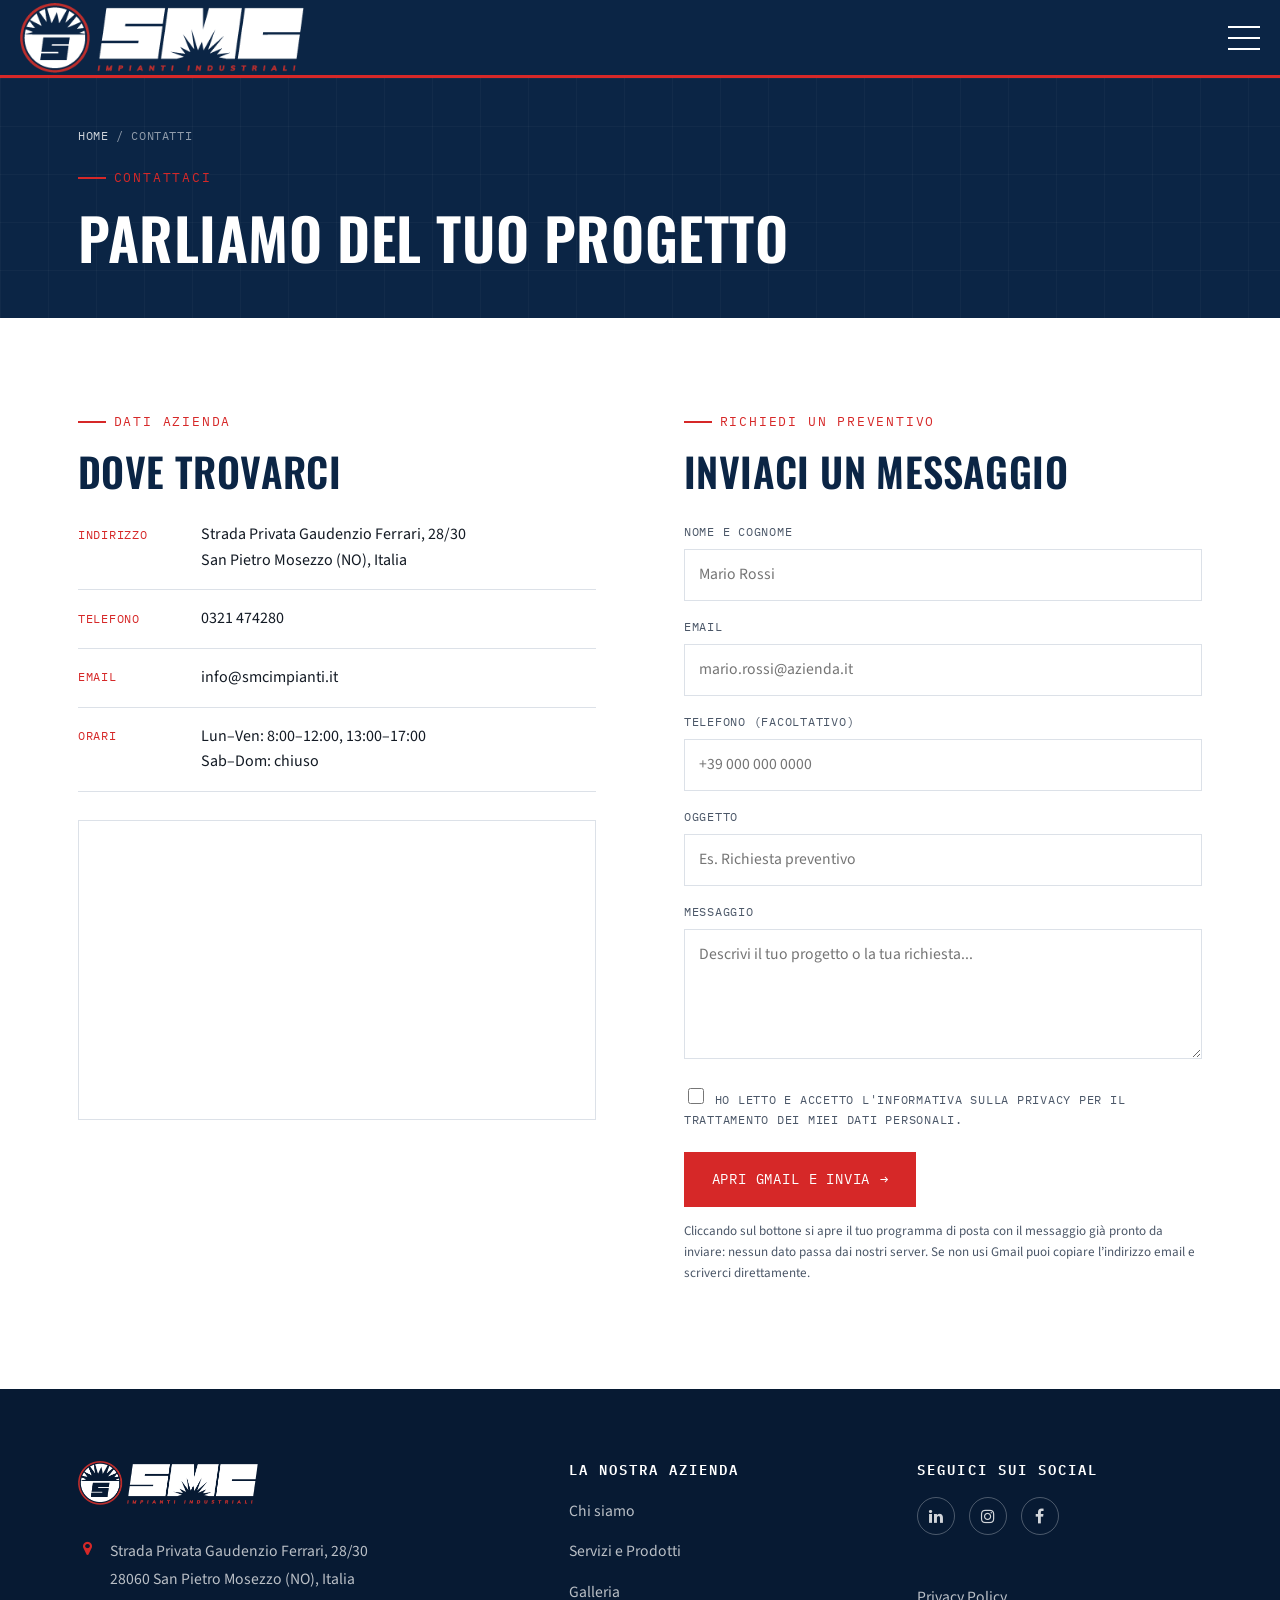
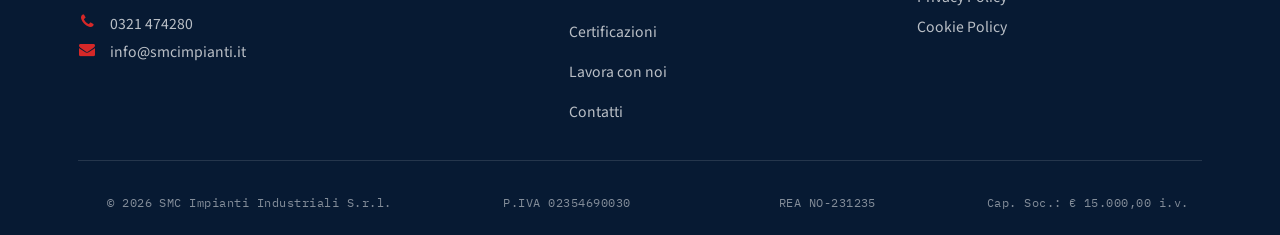
<file: contatti.html>
<!doctype html>
<html lang="it">
  <head>
    <meta charset="UTF-8" />
    <meta name="viewport" content="width=device-width, initial-scale=1.0" />
    <title data-en="Contact — SMC Impianti" data-it="Contatti — SMC Impianti">
      Contatti — SMC Impianti
    </title>
    <meta
      name="description"
      content="Contatta SMC Impianti per un preventivo o informazioni sui nostri servizi di saldatura e impiantistica."
    />
    <link rel="preconnect" href="https://fonts.googleapis.com" />
    <link
      href="https://fonts.googleapis.com/css2?family=Oswald:wght@500;600;700&amp;family=Source+Sans+3:wght@400;500;600&amp;family=IBM+Plex+Mono:wght@400;500&amp;display=swap"
      rel="stylesheet"
    />
    <link
      rel="stylesheet"
      href="https://cdnjs.cloudflare.com/ajax/libs/font-awesome/4.7.0/css/font-awesome.min.css"
    />
    <link rel="stylesheet" href="style.css" />
  </head>
  <body>
    <!-- ============================= HEADER ============================= -->
    <header class="site-header">
      <div class="container">
        <a href="index.html" class="logo">
          <img
            src="logo-smc.png"
            alt="Logo SMC Impianti"
            data-en-alt="SMC Impianti logo"
            onerror="this.style.display = 'none'"
          />
          <!--<span>
            <strong>SMC</strong> <span class="logo-accent">Impianti</span>
            <span class="logo-sub" data-en="Welding &amp; Industrial Plants"
              >Saldatura &amp; Impiantistica Industriale</span
            >
          </span>-->
        </a>

        <nav class="main-nav" id="main-nav">
          <ul class="nav-list">
            <li><a href="index.html" data-en="Home">Home</a></li>
            <li><a href="chi-siamo.html" data-en="About us">Chi siamo</a></li>
            <li>
              <a href="servizi.html" data-en="Services and Products"
                >Servizi e Prodotti</a
              >
            </li>
            <li><a href="galleria.html" data-en="Gallery">Galleria</a></li>
            <li>
              <a href="certificazioni.html" data-en="Certifications"
                >Certificazioni</a
              >
            </li>
            <li>
              <a href="lavora-con-noi.html" data-en="Work with us"
                >Lavora con noi</a
              >
            </li>
            <li>
              <a href="contatti.html" aria-current="page" data-en="Contact"
                >Contatti</a
              >
            </li>
          </ul>
          <div
            class="lang-switch"
            role="group"
            aria-label="Selettore lingua / Language selector"
          >
            <button
              type="button"
              data-lang-btn="it"
              class="is-active lang-flag"
              aria-label="Italiano"
              title="Italiano"
            >
              <img src="flag-it.png" alt="" aria-hidden="true" />
            </button>

            <button
              type="button"
              data-lang-btn="en"
              class="lang-flag"
              aria-label="English"
              title="English"
            >
              <img src="flag-en.png" alt="" aria-hidden="true" />
            </button>
          </div>
        </nav>

        <button
          class="hamburger"
          aria-label="Apri menu"
          aria-expanded="false"
          aria-controls="main-nav"
        >
          <span></span><span></span><span></span>
        </button>
      </div>
    </header>

    <main>
      <!-- =========================== PAGE HERO =========================== -->
      <section class="page-hero">
        <div class="hero__grid" aria-hidden="true"></div>
        <div class="container">
          <div class="breadcrumb">
            <a href="index.html" data-en="Home">Home</a> /
            <span data-en="Contact">Contatti</span>
          </div>
          <div class="eyebrow" data-en="Get in touch">Contattaci</div>
          <h1 data-en="Let's talk about your project">
            Parliamo del tuo progetto
          </h1>
        </div>
      </section>

      <!-- =========================== CONTATTI =========================== -->
      <section class="section">
        <div class="container">
          <div class="intro-block" style="align-items: start">
            <!-- Informazioni di contatto -->
            <div class="reveal">
              <div class="eyebrow" data-en="Company details">Dati azienda</div>
              <h2 data-en="Where to find us">Dove trovarci</h2>
              <ul class="contact-info-list">
                <li>
                  <span class="label" data-en="Address">Indirizzo</span>
                  <span
                    >Strada Privata Gaudenzio Ferrari, 28/30<br />San Pietro
                    Mosezzo (NO), Italia</span
                  >
                </li>
                <li>
                  <span class="label" data-en="Phone">Telefono</span>
                  <span><a href="tel:+390321474280">0321 474280</a></span>
                </li>
                <li>
                  <span class="label" data-en="Email">Email</span>
                  <span>info@smcimpianti.it</span>
                </li>
                <li>
                  <span class="label" data-en="Hours">Orari</span>
                  <span
                    data-en="Mon–Fri: 8:00–12:00, 13:00–17:00&lt;br&gt;Sat–Sun: closed"
                    >Lun–Ven: 8:00–12:00, 13:00–17:00<br />Sab–Dom: chiuso</span
                  >
                </li>
              </ul>

              <div class="map-placeholder reveal" style="margin-top: 1.75rem">
                <!-- Mappa centrata sulla sede reale (coordinate fornite dal cliente) -->
                <iframe
                  title="Mappa sede SMC Impianti"
                  data-en-title="SMC Impianti location map"
                  src="https://www.google.com/maps?q=45.49031612801249,8.5648631932531&output=embed"
                  loading="lazy"
                  referrerpolicy="no-referrer-when-downgrade"
                >
                </iframe>
              </div>
            </div>

            <!-- Form di contatto -->
            <div class="reveal">
              <div class="eyebrow" data-en="Request a quote">
                Richiedi un preventivo
              </div>
              <h2 data-en="Send us a message">Inviaci un messaggio</h2>
              <form id="contact-form" novalidate>
                <div class="form-grid">
                  <div class="field">
                    <label for="name" data-en="Full name">Nome e cognome</label>
                    <input
                      type="text"
                      id="name"
                      name="name"
                      required
                      placeholder="Mario Rossi"
                      data-en-placeholder="John Smith"
                    />
                  </div>
                  <div class="field">
                    <label for="email">Email</label>
                    <input
                      type="email"
                      id="email"
                      name="email"
                      required
                      placeholder="mario.rossi@azienda.it"
                      data-en-placeholder="john.smith@company.com"
                    />
                  </div>
                  <div class="field">
                    <label for="phone" data-en="Phone (optional)"
                      >Telefono (facoltativo)</label
                    >
                    <input
                      type="tel"
                      id="phone"
                      name="phone"
                      placeholder="+39 000 000 0000"
                      data-en-placeholder="+1 000 000 0000"
                    />
                  </div>
                  <div class="field">
                    <label for="subject" data-en="Subject">Oggetto</label>
                    <input
                      type="text"
                      id="subject"
                      name="subject"
                      placeholder="Es. Richiesta preventivo"
                      data-en-placeholder="E.g. Quotation request"
                    />
                  </div>
                  <div class="field full">
                    <label for="message" data-en="Message">Messaggio</label>
                    <textarea
                      id="message"
                      name="message"
                      required
                      placeholder="Descrivi il tuo progetto o la tua richiesta..."
                      data-en-placeholder="Describe your project or your request..."
                    ></textarea>
                  </div>
                  <div class="field full">
                    <label class="checkbox-field">
                      <input
                        type="checkbox"
                        id="privacy"
                        name="privacy"
                        required
                      />
                      <span
                        data-en="I have read and accept the Privacy Policy for the processing of my personal data."
                        >Ho letto e accetto l'Informativa sulla Privacy per il
                        trattamento dei miei dati personali.</span
                      >
                    </label>
                  </div>
                  <div class="field full">
                    <button
                      type="submit"
                      class="btn btn--primary"
                      data-en="Open gmail &amp; send"
                    >
                      Apri gmail e invia
                    </button>
                    <p
                      style="
                        margin-top: 0.9rem;
                        font-size: 0.82rem;
                        color: var(--color-ink-soft);
                      "
                      data-en="Clicking the button opens your email app with the message ready to send — no data passes through our servers. If you don't use Gmail, you can copy the email address and write to us directly."
                    >
                      Cliccando sul bottone si apre il tuo programma di posta
                      con il messaggio già pronto da inviare: nessun dato passa
                      dai nostri server. Se non usi Gmail puoi copiare
                      l’indirizzo email e scriverci direttamente.
                    </p>
                    <p
                      class="form-feedback"
                      style="margin-top: 0.6rem; font-size: 0.9rem"
                      aria-live="polite"
                    ></p>
                  </div>
                </div>
              </form>
            </div>
          </div>
        </div>
      </section>
    </main>

    <button
      class="scroll-top"
      type="button"
      aria-label="Torna all'inizio pagina"
    >
      <!-- freccia verso l'alto in SVG, bianca -->
      <svg
        viewBox="0 0 24 24"
        width="20"
        height="20"
        fill="none"
        stroke="currentColor"
        stroke-width="2"
      >
        <path d="M12 5l-6 6h4v8h4v-8h4l-6-6z" />
      </svg>
    </button>

    <!-- ============================= FOOTER ============================= -->
    <footer class="site-footer">
      <div class="site-footer__overlay"></div>

      <div class="container site-footer__inner">
        <div class="footer-grid">
          <div class="footer-col footer-col--brand">
            <div class="footer-brand-logo">
              <img
                src="logo-smc.png"
                alt="Logo SMC Impianti"
                data-en-alt="SMC Impianti logo"
                onerror="this.style.display = 'none'"
              />
            </div>

            <div class="footer-contact-list">
              <div class="footer-contact-item">
                <span class="footer-contact-icon" aria-hidden="true">
                  <i class="fa fa-map-marker"></i>
                </span>
                <a
                  href="https://www.google.com/maps/dir/?api=1&destination=Strada+Privata+Gaudenzio+Ferrari+28/30+28060+San+Pietro+Mosezzo+NO+Italia"
                  target="_blank"
                  rel="noopener noreferrer"
                  class="footer-address-link"
                >
                  Strada Privata Gaudenzio Ferrari, 28/30<br />
                  28060 San Pietro Mosezzo (NO), Italia
                </a>
              </div>

              <div class="footer-contact-item">
                <span class="footer-contact-icon" aria-hidden="true">
                  <i class="fa fa-phone"></i>
                </span>
                <a href="tel:+390321474280">0321 474280</a>
              </div>

              <div class="footer-contact-item">
                <span class="footer-contact-icon" aria-hidden="true">
                  <i class="fa fa-envelope"></i>
                </span>
                <a href="mailto:info@smcimpianti.it">info@smcimpianti.it</a>
              </div>
            </div>
          </div>

          <div class="footer-col">
            <h4 data-en="Company">La nostra azienda</h4>
            <ul class="footer-links">
              <li><a href="chi-siamo.html" data-en="About us">Chi siamo</a></li>
              <li>
                <a href="servizi.html" data-en="Services and Products">
                  Servizi e Prodotti
                </a>
              </li>
              <li><a href="galleria.html" data-en="Gallery">Galleria</a></li>
              <li>
                <a href="certificazioni.html" data-en="Certifications">
                  Certificazioni
                </a>
              </li>
              <li>
                <a href="lavora-con-noi.html" data-en="Work with us"
                  >Lavora con noi</a
                >
              </li>
              <li><a href="contatti.html" data-en="Contact">Contatti</a></li>
            </ul>
          </div>

          <div class="footer-col">
            <h4 data-en="Follow us">Seguici sui social</h4>

            <div class="footer-social-icons">
              <a
                href="https://www.linkedin.com/company/s-m-c-impianti-s-r-l/"
                target="_blank"
                rel="noopener noreferrer"
                aria-label="LinkedIn"
              >
                <i class="fa fa-linkedin"></i>
              </a>
              <a
                href="https://www.instagram.com/smcimpiantisrl/"
                target="_blank"
                rel="noopener noreferrer"
                aria-label="Instagram"
              >
                <i class="fa fa-instagram"></i>
              </a>
              <a
                href="https://www.facebook.com/profile.php?id=100063464020242&locale=it_IT"
                target="_blank"
                rel="noopener noreferrer"
                aria-label="Facebook"
              >
                <i class="fa fa-facebook"></i>
              </a>
            </div>

            <div class="footer-legal-links">
              <a href="#" data-en="Privacy Policy">Privacy Policy</a>
              <a href="#" data-en="Cookie Policy">Cookie Policy</a>
            </div>
          </div>
        </div>

        <div class="footer-bottom">
          <div class="footer-bottom-grid">
            <div class="footer-bottom-item">
              <span data-en="&copy; 2026 SMC Impianti Industriali S.r.l.">
                &copy; 2026 SMC Impianti Industriali S.r.l.
              </span>
            </div>

            <div class="footer-bottom-item">
              <span data-en="VAT 02354690030">P.IVA 02354690030</span>
            </div>

            <div class="footer-bottom-item">
              <span>REA NO-231235</span>
            </div>

            <div class="footer-bottom-item">
              <span data-en="Share capital: € 15,000.00 fully paid">
                Cap. Soc.: € 15.000,00 i.v.
              </span>
            </div>
          </div>
        </div>
      </div>
    </footer>

    <script src="script.js"></script>
  </body>
</html>
</file>
<file: style.css>
/* ==========================================================================
   SMC IMPIANTI — STYLESHEET
   Indice:
   1. Reset / Base
   2. Design tokens (colori, tipografia, spaziature)
   3. Layout generale
   4. Tipografia
   5. Header & Menu
   6. Footer
   7. Componenti (bottoni, card, badge, form)
   8. Hero
   9. Pagine specifiche
   10. Animazioni on-scroll
   11. Responsive
   ========================================================================== */

/* --------------------------------------------------------------------
   1. RESET / BASE
   -------------------------------------------------------------------- */
*,
*::before,
*::after {
  box-sizing: border-box;
}

html {
  scroll-behavior: smooth;
}

body,
h1,
h2,
h3,
h4,
p,
ul,
ol,
figure {
  margin: 0;
}

ul,
ol {
  padding: 0;
  list-style: none;
}

img {
  max-width: 100%;
  display: block;
}

a {
  color: inherit;
  text-decoration: none;
}

button,
input,
textarea {
  font: inherit;
  color: inherit;
}

/* --------------------------------------------------------------------
   2. DESIGN TOKENS
   -------------------------------------------------------------------- */
:root {
  /* Colori — blu dominante, rosso per accenti/CTA, bianco per fondi puliti */
  --color-navy: #0b2545; /* blu primario — header, footer, titoli */
  --color-navy-deep: #071a33; /* blu più scuro — gradient / hover header */
  --color-steel: #234875; /* blu secondario — dettagli, bordi */
  --color-red: #d62828; /* rosso accento — CTA, evidenze */
  --color-red-dark: #a81e1e; /* rosso hover */
  --color-white: #ffffff;
  --color-offwhite: #f3f5f8; /* fondo sezioni alternate */
  --color-ink: #131a24; /* testo principale */
  --color-ink-soft: #4b5768; /* testo secondario */
  --color-line: #dce1e8; /* linee divisorie */

  /* Tipografia */
  --font-display: "Oswald", "Arial Narrow", sans-serif;
  --font-body: "Source Sans 3", "Segoe UI", sans-serif;
  --font-mono: "IBM Plex Mono", "Courier New", monospace;

  /* Spaziature */
  --space-xs: 0.5rem;
  --space-sm: 1rem;
  --space-md: 1.75rem;
  --space-lg: 3rem;
  --space-xl: 5.5rem;

  --container-w: 1180px;
  --radius: 2px;
  --transition: 220ms ease;
}

/* --------------------------------------------------------------------
   3. LAYOUT GENERALE
   -------------------------------------------------------------------- */
body {
  font-family: var(--font-body);
  font-size: 16px;
  line-height: 1.6;
  color: var(--color-ink);
  background: var(--color-white);
  overflow-x: hidden;
}

.container {
  width: 100%;
  max-width: var(--container-w);
  margin-inline: auto;
  padding-inline: var(--space-md);
}

.section {
  padding-block: var(--space-xl);
}

.section--alt {
  background: var(--color-offwhite);
}

.section-head {
  margin-bottom: var(--space-lg);
}

.section-head--center {
  margin-inline: auto;
  text-align: center;
}

/* Eyebrow: piccola etichetta tecnica sopra i titoli, in mono con riga rossa */
.eyebrow {
  display: inline-flex;
  align-items: center;
  gap: 0.6em;
  font-family: var(--font-mono);
  font-size: 0.8rem;
  letter-spacing: 0.14em;
  text-transform: uppercase;
  color: var(--color-red);
  margin-bottom: var(--space-sm);
}

.eyebrow::before {
  content: "";
  width: 28px;
  height: 2px;
  background: var(--color-red);
  display: inline-block;
}

.reveal p {
  margin-top: var(--space-sm);
  margin-bottom: var(--space-sm);
}

/* --------------------------------------------------------------------
   4. TIPOGRAFIA
   -------------------------------------------------------------------- */
h1,
h2,
h3,
h4 {
  font-family: var(--font-display);
  font-weight: 600;
  text-transform: uppercase;
  letter-spacing: 0.01em;
  color: var(--color-navy);
  line-height: 1.15;
}

h1 {
  font-size: clamp(2.2rem, 5vw, 3.6rem);
}
h2 {
  font-size: clamp(1.7rem, 3.4vw, 2.5rem);
}
h3 {
  font-size: 1.3rem;
}
h4 {
  font-size: 1.05rem;
}

p {
  color: var(--color-ink-soft);
}

.lead {
  font-size: 1.15rem;
  color: var(--color-ink-soft);
  max-width: 60ch;
}

/* --------------------------------------------------------------------
   5. HEADER & MENU
   -------------------------------------------------------------------- */
.site-header {
  position: sticky;
  top: 0;
  z-index: 100;
  background: var(--color-navy);
  border-bottom: 3px solid var(--color-red);
}

.site-header .container {
  display: flex;
  align-items: center;
  justify-content: space-between;
  height: 75px;
  width: 100%;
  max-width: none;
  padding-left: 20px;
  padding-right: 20px;
}

.logo {
  display: flex;
  align-items: center;
  gap: 0.6rem;
  font-family: var(--font-display);
  font-size: 1.4rem;
  letter-spacing: 0.03em;
  color: var(--color-white);
  text-transform: uppercase;
}

.logo img {
  height: 70px;
  width: auto;
}

.logo .logo-sub {
  display: block;
  font-family: var(--font-mono);
  font-size: 0.62rem;
  letter-spacing: 0.16em;
  color: var(--color-red);
  text-transform: uppercase;
  margin-top: 2px;
}

.logo strong {
  color: var(--color-white);
  font-weight: 700;
}
.logo span.logo-accent {
  color: var(--color-red);
}

.main-nav {
  display: flex;
  align-items: center;
  gap: var(--space-lg);
}

.nav-list {
  display: flex;
  gap: var(--space-md);
}

.nav-list a {
  font-family: var(--font-mono);
  font-size: 0.9rem;
  letter-spacing: 0.08em;
  text-transform: uppercase;
  color: rgba(255, 255, 255, 0.82);
  padding-block: 0.4rem;
  position: relative;
  transition: color var(--transition);
}

.nav-list a::after {
  content: "";
  position: absolute;
  left: 0;
  right: 0;
  bottom: -3px;
  height: 2px;
  background: var(--color-red);
  transform: scaleX(0);
  transform-origin: left;
  transition: transform var(--transition);
}

.nav-list a:hover,
.nav-list a[aria-current="page"] {
  color: var(--color-red);
}

.nav-list a:hover::after,
.nav-list a[aria-current="page"]::after {
  transform: scaleX(1);
}

/* Switch lingua */
.lang-switch {
  display: flex;
  align-items: center;
  gap: 0.35rem;
  font-family: var(--font-mono);
  font-size: 0.8rem;
  letter-spacing: 0.05em;
}

.lang-switch button {
  width: 42px;
  height: 34px;
  display: inline-flex;
  align-items: center;
  justify-content: center;
  padding: 0;
  background: transparent;
  border: 1px solid rgba(255, 255, 255, 0.3);
  color: rgba(255, 255, 255, 0.7);
  cursor: pointer;
  overflow: hidden;
  transition: all var(--transition);
}

.lang-switch button img {
  width: 22px;
  height: 16px;
  object-fit: cover;
  display: block;
  max-width: none;
  border-radius: 2px;
}

.lang-switch button.is-active {
  background: var(--color-red);
  border-color: var(--color-red);
  color: var(--color-white);
}

.lang-switch button:hover:not(.is-active) {
  border-color: var(--color-white);
  color: var(--color-white);
}

/* Hamburger (mobile) */
.hamburger {
  display: none;
  width: 32px;
  height: 24px;
  position: relative;
  background: none;
  border: none;
  cursor: pointer;
}

.hamburger span {
  position: absolute;
  left: 0;
  width: 100%;
  height: 2px;
  background: var(--color-white);
  transition:
    transform var(--transition),
    opacity var(--transition);
}

.hamburger span:nth-child(1) {
  top: 0;
}
.hamburger span:nth-child(2) {
  top: 11px;
}
.hamburger span:nth-child(3) {
  top: 22px;
}

.hamburger[aria-expanded="true"] span:nth-child(1) {
  transform: translateY(11px) rotate(45deg);
}
.hamburger[aria-expanded="true"] span:nth-child(2) {
  opacity: 0;
}
.hamburger[aria-expanded="true"] span:nth-child(3) {
  transform: translateY(-11px) rotate(-45deg);
}

/* --------------------------------------------------------------------
   6. FOOTER
   -------------------------------------------------------------------- */
.site-footer {
  background: var(--color-navy-deep);
  color: rgba(255, 255, 255, 0.75);
}

.site-footer__overlay {
  position: absolute;
  inset: 0;
  pointer-events: none;
}

.site-footer__inner {
  position: relative;
  z-index: 1;
  padding-top: 4.5rem;
  padding-bottom: 1.4rem;
}

.footer-grid {
  display: grid;
  grid-template-columns: 1.5fr 1fr 1fr;
  gap: 4rem;
  padding-bottom: 2rem;
  border-bottom: 1px solid rgba(255, 255, 255, 0.12);
  text-align: left;
}

.footer-col h4 {
  margin-bottom: 1.25rem;
  color: #ffffff;
  font-family: var(--font-mono);
  font-size: 0.9rem;
  letter-spacing: 0.14em;
  text-transform: uppercase;
}

.footer-col p,
.footer-col address,
.footer-col a,
.footer-col li {
  font-size: 0.98rem;
  line-height: 1.9;
  color: rgba(255, 255, 255, 0.72);
  font-style: normal;
}

.footer-col a {
  transition: color var(--transition);
}

.footer-col a:hover {
  color: var(--color-red);
}

.footer-contact-list {
  display: flex;
  flex-direction: column;
  gap: 0;
}

.footer-contact-item + .footer-contact-item {
  margin-top: 0;
}

.footer-contact-item:nth-child(2) {
  margin-top: 1rem;
}

.footer-contact-item {
  display: flex;
  align-items: flex-start;
  gap: 0.9rem;
}

.footer-contact-icon {
  width: 18px;
  min-width: 18px;
  display: inline-flex;
  align-items: center;
  justify-content: center;
  color: var(--color-red);
  font-size: 1rem;
  line-height: 1;
  margin-top: 0.2rem;
}

.footer-contact-item address,
.footer-contact-item a {
  margin: 0;
  font-size: 0.98rem;
  line-height: 1.8;
  color: rgba(255, 255, 255, 0.72);
  font-style: normal;
}

.footer-contact-item a:hover {
  color: var(--color-red);
}

.footer-brand-logo {
  margin-bottom: 2rem;
}

.footer-brand-logo img {
  width: 180px;
  max-width: 100%;
  height: auto;
  display: block;
}

.footer-mini-title {
  display: inline-block;
  margin-bottom: 0.5rem;
  font-family: var(--font-mono);
  font-size: 0.8rem;
  letter-spacing: 0.12em;
  text-transform: uppercase;
  color: rgba(255, 255, 255, 0.88);
}

.footer-links {
  display: flex;
  flex-direction: column;
  gap: 0.65rem;
}

.footer-social-icons {
  display: flex;
  align-items: center;
  gap: 0.85rem;
  margin-bottom: 3rem;
}

.footer-social-icons a {
  display: inline-flex;
  align-items: center;
  justify-content: center;
  width: 38px;
  height: 38px;
  border: 1px solid rgba(255, 255, 255, 0.28);
  border-radius: 50%;
  color: rgba(255, 255, 255, 0.82);
  font-size: 1rem;
  transition:
    border-color var(--transition),
    color var(--transition),
    transform var(--transition),
    background var(--transition);
}

.footer-social-icons a:hover {
  border-color: var(--color-red);
  color: #ffffff;
  background: rgba(214, 40, 40, 0.16);
  transform: translateY(-2px);
}

.footer-legal-links {
  display: flex;
  flex-direction: column;
}

.footer-bottom {
  padding-top: 2rem;
}

.footer-bottom-grid {
  display: grid;
  grid-template-columns: 1.5fr 1fr 1fr 1fr;
  gap: 1rem 2rem;
  align-items: center;
  font-family: var(--font-mono);
  font-size: 0.76rem;
  letter-spacing: 0.04em;
  color: rgba(255, 255, 255, 0.5);
}

.footer-bottom-item {
  text-align: center;
}

@media (max-width: 1024px) {
  .footer-grid {
    grid-template-columns: 1fr 1fr;
    gap: 2.5rem;
  }

  .footer-col--brand {
    grid-column: 1 / -1;
    text-align: center;
    justify-self: center;
    max-width: 520px;
  }

  .footer-col--brand .footer-brand-logo {
    display: flex;
    justify-content: center;
    margin-bottom: 1rem;
  }

  .footer-col--brand .footer-contact-list {
    align-items: center;
  }

  .footer-col--brand .footer-contact-item {
    justify-content: center;
    text-align: left;
  }

  .footer-col--brand p,
  .footer-col--brand address,
  .footer-col--brand a {
    text-align: center;
  }

  .footer-col:not(.footer-col--brand) {
    text-align: center;
  }

  .footer-links,
  .footer-legal-links,
  .footer-social-icons {
    align-items: center;
    justify-content: center;
  }

  .footer-links {
    gap: 0.4rem;
  }

  .footer-social-icons {
    margin-bottom: 1.5rem;
  }
}

@media (max-width: 640px) {
  .site-footer__inner {
    padding-top: 3rem;
  }

  .footer-grid {
    grid-template-columns: 1fr;
    gap: 2rem;
    padding-bottom: 2rem;
  }
}

@media (max-width: 1100px) {
  .footer-bottom-grid {
    grid-template-columns: repeat(3, 1fr);
    gap: 0.3rem 0rem;
  }

  .footer-bottom-item:first-child {
    grid-column: 1 / -1;
  }
}

@media (max-width: 690px) {
  .footer-bottom-grid {
    grid-template-columns: 1fr;
    gap: 0.3rem 0rem;
  }
}

/* --------------------------------------------------------------------
   7. COMPONENTI
   -------------------------------------------------------------------- */

/* Bottoni */
.btn {
  display: inline-flex;
  align-items: center;
  gap: 0.6rem;
  font-family: var(--font-mono);
  font-size: 0.85rem;
  letter-spacing: 0.06em;
  text-transform: uppercase;
  padding: 0.9rem 1.6rem;
  border: 2px solid transparent;
  cursor: pointer;
  transition: all var(--transition);
}

.btn--primary {
  background: var(--color-red);
  color: var(--color-white);
  border-color: var(--color-red);
}
.btn--primary:hover {
  background: var(--color-red-dark);
  border-color: var(--color-red-dark);
}

.btn--outline {
  background: transparent;
  color: var(--color-white);
  border-color: rgba(255, 255, 255, 0.55);
}
.btn--outline:hover {
  border-color: var(--color-white);
  background: rgba(255, 255, 255, 0.08);
}

.btn--outline-navy {
  background: transparent;
  color: var(--color-navy);
  border-color: var(--color-navy);
}
.btn--outline-navy:hover {
  background: var(--color-navy);
  color: var(--color-white);
}

.btn::after {
  content: "→";
  transition: transform var(--transition);
}
.btn:hover::after {
  transform: translateX(3px);
}

/* Motivo "corner bracket" — elemento firma del sito, ispirato ai crocini
   di riferimento dei disegni tecnici / delle maschere di saldatura */
.bracket-frame {
  position: relative;
  padding: 10px;
}

.bracket-frame::before,
.bracket-frame::after,
.bracket-frame .bracket-tr,
.bracket-frame .bracket-br {
  content: "";
  position: absolute;
  width: 22px;
  height: 22px;
  border: 2px solid var(--color-red);
}

.bracket-frame::before {
  top: 0;
  left: 0;
  border-right: none;
  border-bottom: none;
}
.bracket-frame::after {
  bottom: 0;
  right: 0;
  border-left: none;
  border-top: none;
}

.bracket-frame .bracket-tr {
  top: 0;
  right: 0;
  border-left: none;
  border-bottom: none;
}
.bracket-frame .bracket-br {
  bottom: 0;
  left: 0;
  border-right: none;
  border-top: none;
}

.bracket-frame img {
  width: 100%;
  height: 100%;
  object-fit: cover;
}

/* Card generiche (servizi, valori, certificazioni) */
.card-grid {
  display: grid;
  grid-template-columns: repeat(4, 1fr);
  gap: var(--space-md);
}
.card-grid > .reveal {
  height: 100%;
}

.services-grid {
  display: grid;
  grid-template-columns: repeat(3, 1fr);
  gap: var(--space-md);
}

.card {
  background: var(--color-white);
  border: 1px solid var(--color-line);
  padding: var(--space-md);
  height: 100%;
  transition:
    /* transform var(--transition),
    border-color var(--transition); */
    transform 220ms ease,
    border-color 220ms ease,
    box-shadow 220ms ease,
    background-color 220ms ease;
  box-shadow: 0 0 0 rgba(0, 0, 0, 0);
}

/* .card:hover {
  transform: translateY(-4px);
  border-color: var(--color-navy);
} */

.card__icon {
  width: 46px;
  height: 46px;
  margin-bottom: var(--space-sm);
  color: var(--color-red);
  transition:
    transform 220ms ease,
    color 220ms ease,
    opacity 220ms ease;
}

.services-preview-cta {
  display: flex;
  justify-content: center;
  margin-top: 2.2rem;
}

@media (hover: hover) and (pointer: fine) {
  .card:hover {
    transform: translateY(-6px);
    border-color: rgba(10, 35, 66, 0.28);
    box-shadow: 0 14px 30px rgba(10, 35, 66, 0.08);
  }

  .card:hover .card__icon {
    transform: translateY(-2px);
    color: var(--color-navy);
  }
}

.card__icon svg {
  width: 100%;
  height: 100%;
}

.card h3 {
  margin-bottom: 0.6rem;
}

.card p {
  font-size: 0.95rem;
}

/* Stat / punti di forza */
.stat-grid {
  display: grid;
  grid-template-columns: repeat(4, 1fr);
  gap: var(--space-md);
  border-top: 1px solid var(--color-line);
  border-bottom: 1px solid var(--color-line);
  padding-block: var(--space-lg);
}

.stat {
  text-align: left;
  border-left: 3px solid var(--color-red);
  padding-left: var(--space-sm);
}

.stat .stat__num {
  display: block;
  font-family: var(--font-display);
  font-size: 2.6rem;
  color: var(--color-navy);
  line-height: 1;
  margin-bottom: 0.3rem;
  font-variant-numeric: tabular-nums;
}

.stat .stat__label {
  display: block;
  font-family: var(--font-mono);
  font-size: 0.78rem;
  letter-spacing: 0.06em;
  text-transform: uppercase;
  color: var(--color-ink-soft);
  margin-top: 0.4rem;
}

/* Timeline (Chi siamo) */
.timeline {
  position: relative;
  padding-left: var(--space-lg);
  border-left: 2px solid var(--color-line);
}

.timeline__item {
  position: relative;
  padding-bottom: var(--space-lg);
}

.timeline__item:last-child {
  padding-bottom: 0;
}

.timeline__item::before {
  content: "";
  position: absolute;
  left: calc(-1 * var(--space-lg) - 6px);
  top: 4px;
  width: 12px;
  height: 12px;
  background: var(--color-red);
  border: 2px solid var(--color-white);
  box-shadow: 0 0 0 2px var(--color-red);
}

.timeline__year {
  font-family: var(--font-mono);
  color: var(--color-red);
  font-size: 0.85rem;
  letter-spacing: 0.06em;
  margin-bottom: 0.3rem;
  display: block;
}

/* Form contatti */
#contact-form {
  margin-top: var(--space-md);
}

.form-grid {
  display: grid;
  grid-template-columns: 1fr 1fr;
  gap: var(--space-sm) var(--space-md);
}

.form-grid .full {
  grid-column: 1 / -1;
}

.field label {
  display: block;
  font-family: var(--font-mono);
  font-size: 0.78rem;
  letter-spacing: 0.06em;
  text-transform: uppercase;
  color: var(--color-ink-soft);
  margin-bottom: 0.4rem;
}

.field input,
.field textarea {
  width: 100%;
  padding: 0.8rem 0.9rem;
  border: 1px solid var(--color-line);
  background: var(--color-white);
  font-size: 0.98rem;
  transition: border-color var(--transition);
}

.field input:focus,
.field textarea:focus {
  outline: none;
  border-color: var(--color-navy);
}

.field textarea {
  resize: vertical;
  min-height: 130px;
}

.checkbox-field {
  display: flex;
  align-items: flex-start;
  gap: 0.6rem;
  font-size: 0.9rem;
  color: var(--color-ink-soft);
}

.checkbox-field input {
  margin-top: 0.3rem;
  width: 16px;
  height: 16px;
  flex-shrink: 0;
}

.contact-info-list {
  margin-top: var(--space-md);
}

.contact-info-list li {
  display: flex;
  gap: 0.8rem;
  padding-block: var(--space-sm);
  border-bottom: 1px solid var(--color-line);
}

.contact-info-list li:first-child {
  padding-top: 0;
}

.contact-info-list .label {
  font-family: var(--font-mono);
  font-size: 0.75rem;
  letter-spacing: 0.06em;
  text-transform: uppercase;
  color: var(--color-red);
  width: 110px;
  flex-shrink: 0;
  padding-top: 0.15rem;
}

.map-placeholder {
  width: 100%;
  aspect-ratio: 16 / 9;
  border: 1px solid var(--color-line);
}

.map-placeholder iframe {
  width: 100%;
  height: 100%;
  border: 0;
}

/* Focus visibile per accessibilità */
a:focus-visible,
button:focus-visible,
input:focus-visible,
textarea:focus-visible {
  outline: 3px solid var(--color-red);
  outline-offset: 2px;
}

/* --------------------------------------------------------------------
   8. HERO
   -------------------------------------------------------------------- */
.hero {
  position: relative;
  min-height: 86vh;
  display: flex;
  align-items: flex-end;
  color: var(--color-white);
  background: linear-gradient(
    180deg,
    var(--color-navy-deep) 0%,
    var(--color-navy) 100%
  );
  overflow: hidden;
}

.hero__bg {
  position: absolute;
  inset: 0;
  z-index: 0;
}

.hero__bg img {
  width: 100%;
  height: 100%;
  object-fit: cover;
  opacity: 0.55;
}

.hero__bg::after {
  content: "";
  position: absolute;
  inset: 0;
  background: linear-gradient(
    180deg,
    rgba(7, 26, 51, 0.35) 0%,
    rgba(7, 26, 51, 0.92) 92%
  );
}

/* Reticolo tecnico in stile disegno industriale sullo sfondo dell'hero */
.hero__grid {
  position: absolute;
  inset: 0;
  z-index: 0;
  background-image:
    linear-gradient(rgba(255, 255, 255, 0.05) 1px, transparent 1px),
    linear-gradient(90deg, rgba(255, 255, 255, 0.05) 1px, transparent 1px);
  background-size: 48px 48px;
  pointer-events: none;
}

.hero__content {
  position: relative;
  z-index: 1;
  padding-block: var(--space-xl) var(--space-lg);
  max-width: 760px;
}

.hero__content h1 {
  color: var(--color-white);
  margin-block: var(--space-sm);
}

.hero__content .lead {
  color: rgba(255, 255, 255, 0.82);
  margin-bottom: var(--space-lg);
}

.hero__actions {
  display: flex;
  gap: var(--space-sm);
  flex-wrap: wrap;
}

/* Sub-hero per pagine interne (senza immagine grande) */
.page-hero {
  background: var(--color-navy);
  color: var(--color-white);
  padding-block: var(--space-lg);
  position: relative;
}

.page-hero .hero__grid {
  opacity: 0.6;
}

.page-hero .container {
  position: relative;
  z-index: 1;
}

.page-hero h1 {
  color: var(--color-white);
}

.breadcrumb {
  font-family: var(--font-mono);
  font-size: 0.78rem;
  letter-spacing: 0.05em;
  color: rgba(255, 255, 255, 0.55);
  margin-bottom: var(--space-sm);
  text-transform: uppercase;
}

.breadcrumb a {
  color: rgba(255, 255, 255, 0.8);
}
.breadcrumb a:hover {
  color: var(--color-red);
}

/* --------------------------------------------------------------------
   9. PAGINE SPECIFICHE
   -------------------------------------------------------------------- */

/* Home — presentazione */
.intro-block {
  display: grid;
  grid-template-columns: 1fr 1fr;
  gap: var(--space-xl);
  align-items: center;
}

/* Home — punti di forza già coperti da .stat-grid */

/* Chi siamo — valori */
.values-grid {
  display: grid;
  grid-template-columns: repeat(2, 1fr);
  gap: var(--space-md);
}

/* Servizi */
.services-grid .card {
  display: flex;
  flex-direction: column;
}

/* Galleria */
.gallery-filter {
  display: flex;
  gap: var(--space-sm);
  flex-wrap: wrap;
  margin-bottom: var(--space-lg);
}

.gallery-filter__buttons {
  display: flex;
  gap: var(--space-sm);
  flex-wrap: wrap;
}

.gallery-filter button {
  background: transparent;
  border: 1px solid var(--color-line);
  color: var(--color-ink-soft);
  padding: 0.5rem 1.1rem;
  font-family: var(--font-mono);
  font-size: 0.8rem;
  letter-spacing: 0.05em;
  text-transform: uppercase;
  cursor: pointer;
  transition: all var(--transition);
}

.gallery-filter button:hover {
  border-color: var(--color-navy);
  color: var(--color-navy);
}

.gallery-filter button.is-active {
  background: var(--color-navy);
  border-color: var(--color-navy);
  color: var(--color-white);
}

.gallery-filter__select-wrap {
  display: none;
  width: 100%;
}

.gallery-filter__select {
  width: 100%;
  min-height: 46px;
  padding: 0.85rem 1rem;
  border: 1px solid var(--color-line);
  background: var(--color-white);
  color: var(--color-ink);
  font-family: var(--font-mono);
  font-size: 0.82rem;
  letter-spacing: 0.05em;
  text-transform: uppercase;
}

.gallery-filter__select:focus {
  outline: none;
  border-color: var(--color-navy);
}

@media (max-width: 510px) {
  .gallery-filter__buttons {
    display: none;
  }

  .gallery-filter__select-wrap {
    display: block;
  }
}

.gallery-grid {
  display: grid;
  grid-template-columns: repeat(3, 1fr);
  gap: var(--space-sm);
}

.gallery-item {
  position: relative;
  overflow: hidden;
  aspect-ratio: 4 / 3;
  cursor: pointer;
  border: 1px solid var(--color-line);
}

.gallery-item img {
  width: 100%;
  height: 100%;
  object-fit: cover;
  transition:
    transform 420ms ease,
    filter var(--transition);
}

.gallery-item:hover img {
  transform: scale(1.06);
  filter: brightness(0.75);
}

.gallery-item__caption {
  position: absolute;
  left: 0;
  right: 0;
  bottom: 0;
  padding: 0.8rem 1rem;
  background: linear-gradient(180deg, transparent, rgba(7, 26, 51, 0.9));
  color: var(--color-white);
  font-family: var(--font-mono);
  font-size: 0.78rem;
  letter-spacing: 0.04em;
  opacity: 0;
  transform: translateY(8px);
  transition: all var(--transition);
}

.gallery-item:hover .gallery-item__caption {
  opacity: 1;
  transform: translateY(0);
}

/* Lightbox */
.lightbox {
  position: fixed;
  inset: 0;
  z-index: 1000;
  background: rgba(7, 10, 15, 0.94);
  display: flex;
  align-items: center;
  justify-content: center;
  padding: var(--space-lg);
  opacity: 0;
  visibility: hidden;
  transition: opacity var(--transition);
}

.lightbox.is-open {
  opacity: 1;
  visibility: visible;
}

.lightbox img {
  max-width: min(90vw, 1000px);
  max-height: 82vh;
  object-fit: contain;
  border: 1px solid rgba(255, 255, 255, 0.15);
}

.lightbox__caption {
  color: rgba(255, 255, 255, 0.75);
  font-family: var(--font-mono);
  font-size: 0.8rem;
  text-align: center;
  margin-top: var(--space-sm);
}

.lightbox__close {
  position: absolute;
  top: var(--space-md);
  right: var(--space-md);
  background: transparent;
  border: 1px solid rgba(255, 255, 255, 0.4);
  color: var(--color-white);
  width: 42px;
  height: 42px;
  font-size: 1.3rem;
  cursor: pointer;
}
.lightbox__close:hover {
  border-color: var(--color-red);
  color: var(--color-red);
}

.lightbox__nav {
  position: absolute;
  top: 50%;
  transform: translateY(-50%);
  background: transparent;
  border: 1px solid rgba(255, 255, 255, 0.4);
  color: var(--color-white);
  width: 46px;
  height: 46px;
  font-size: 1.4rem;
  cursor: pointer;
}
.lightbox__nav:hover {
  border-color: var(--color-red);
  color: var(--color-red);
}
.lightbox__nav--prev {
  left: var(--space-md);
}
.lightbox__nav--next {
  right: var(--space-md);
}

/* Certificazioni */
.cert-grid {
  display: grid;
  grid-template-columns: repeat(3, 1fr);
  gap: var(--space-md);
  align-items: stretch;
}

.cert-link {
  display: flex;
  height: 100%;
}

.cert-card {
  display: flex;
  flex-direction: column;
  align-items: center;
  width: 100%;
  height: 100%;
  background: var(--color-white);
  border: 1px solid var(--color-line);
  padding: var(--space-md);
  text-align: center;
  transition:
    transform 220ms ease,
    border-color 220ms ease,
    box-shadow 220ms ease,
    background-color 220ms ease;
  box-shadow: 0 0 0 rgba(0, 0, 0, 0);
}

@media (hover: hover) and (pointer: fine) {
  .cert-link:hover .cert-card {
    transform: translateY(-8px);
    border-color: rgba(10, 35, 66, 0.3);
    box-shadow: 0 16px 34px rgba(10, 35, 66, 0.1);
  }
}

.cert-card .cert-code {
  font-family: var(--font-mono);
  font-size: 0.78rem;
  color: var(--color-red);
  letter-spacing: 0.05em;
  margin-top: 0.4rem;
  display: block;
  margin-top: auto;
  padding-top: 1rem;
}

.cert-card--pending {
  opacity: 0.8;
  border-style: dashed;
}

.cert-badge {
  display: block;
  margin: 0 auto var(--space-sm);
  width: auto;
  height: 120px;
  max-width: 140px;
  object-fit: contain;
  transition:
    transform 220ms ease,
    opacity 220ms ease,
    filter 220ms ease;
}

@media (hover: hover) and (pointer: fine) {
  .cert-link:hover .cert-badge {
    transform: translateY(-2px);
    filter: saturate(1.05) contrast(1.02);
  }
}

/* CTA banner (fine pagina) */
.cta-banner {
  background: var(--color-navy);
  color: var(--color-white);
  padding-block: var(--space-lg);
  text-align: center;
}
.cta-banner h2 {
  color: var(--color-white);
  margin-bottom: var(--space-sm);
}
.cta-banner p {
  color: rgba(255, 255, 255, 0.75);
  margin-bottom: var(--space-md);
}

.cta-banner__note {
  margin-top: 1rem;
  color: rgba(255, 255, 255, 0.78);
  font-size: 0.95rem;
}

.cta-banner__note a {
  color: #ffffff;
  font-weight: 600;
  text-decoration: underline;
}

.cta-banner__note a:hover {
  color: var(--color-red);
}

/* --------------------------------------------------------------------
   10. ANIMAZIONI ON-SCROLL
   -------------------------------------------------------------------- */
/* .reveal {
  opacity: 0;
  transform: translateY(28px);
  transition:
    opacity 640ms ease,
    transform 640ms ease;
}

.reveal.is-visible {
  opacity: 1;
  transform: translateY(0);
} */

.reveal {
  opacity: 0;
  transform: translateY(22px);
  transition:
    opacity 1250ms ease,
    transform 1250ms cubic-bezier(0.22, 1, 0.36, 1);
  transition-delay: var(--delay, 0ms);
  will-change: opacity, transform;
}

.reveal.is-visible {
  opacity: 1;
  transform: translate(0, 0);
}

/* Varianti direzionali */
.reveal.reveal--left,
.reveal.reveal--right {
  transition:
    opacity 1800ms ease 100ms,
    transform 1800ms cubic-bezier(0.22, 1, 0.36, 1) 100ms;
}

.reveal.reveal--left {
  transform: translateX(-50px);
}

.reveal.reveal--right {
  transform: translateX(50px);
}

.reveal.reveal--left.is-visible,
.reveal.reveal--right.is-visible {
  transform: translateX(0);
}

/* Sfalsamento leggero per elementi in griglia (gestito anche via JS con --delay) */
.reveal {
  transition-delay: var(--delay, 0ms);
}
/* Override per griglie di servizi e processi */
.process-grid > .reveal.reveal--right {
  transform: translateX(320px);
  transition:
    opacity 2200ms ease var(--delay, 0ms),
    transform 2200ms cubic-bezier(0.16, 1, 0.3, 1) var(--delay, 0ms);
}

.process-grid > .reveal.reveal--right.is-visible {
  opacity: 1;
  transform: translateX(0);
}

.stat-grid .reveal-stat {
  opacity: 0;
  transform: translateY(22px);
  transition:
    opacity 900ms ease var(--delay, 0ms),
    transform 900ms cubic-bezier(0.22, 1, 0.36, 1) var(--delay, 0ms);
  will-change: opacity, transform;
}

.stat-grid .reveal-stat.is-visible {
  opacity: 1;
  transform: translateY(0);
}

/*@media (prefers-reduced-motion: reduce) {
  html {
    scroll-behavior: auto;
  }
  .reveal {
    opacity: 1;
    transform: none;
    transition: none;
  }
  .gallery-item img,
  .card,
  .btn::after,
  .nav-list a::after {
    transition: none !important;
  }
}*/

.scroll-top {
  position: fixed;
  right: 1rem;
  bottom: 1rem;
  width: 44px;
  height: 44px;
  border-radius: 0.4rem;
  border: none;
  background-color: var(--color-red); /* usa il tuo rosso principale */
  color: #ffffff; /* freccia bianca */
  display: flex;
  align-items: center;
  justify-content: center;
  box-shadow: 0 4px 12px rgba(0, 0, 0, 0.25);
  cursor: pointer;
  z-index: 1000;
  opacity: 0;
  pointer-events: none;
  transition:
    opacity 180ms ease-out,
    transform 180ms ease-out,
    box-shadow 180ms ease-out;
}

.scroll-top:hover {
  box-shadow: 0 6px 18px rgba(0, 0, 0, 0.3);
  transform: translateY(-2px);
}

/* classe quando è visibile */
.scroll-top--visible {
  opacity: 1;
  pointer-events: auto;
}

/* --------------------------------------------------------------------
   11. RESPONSIVE
   -------------------------------------------------------------------- */
@media (max-width: 1150px) {
  .logo img {
    height: 65px;
    width: auto;
  }

  .nav-list a {
    font-size: 0.8rem;
    letter-spacing: 0.08em;
    text-transform: uppercase;
    color: rgba(255, 255, 255, 0.82);
    padding-block: 0.4rem;
    position: relative;
    transition: color var(--transition);
  }
}

@media (max-width: 1024px) {
  .card-grid,
  .cert-grid,
  .gallery-grid {
    grid-template-columns: repeat(2, 1fr);
  }

  .stat-grid {
    grid-template-columns: repeat(2, 1fr);
    row-gap: var(--space-md);
  }

  .footer-grid {
    grid-template-columns: 1fr 1fr;
  }

  .footer-bottom {
    flex-direction: column;
    gap: 0.5rem;
  }

  .intro-block {
    grid-template-columns: 1fr;
    gap: var(--space-lg);
  }
}

@media (max-width: 1400px) {
  .hamburger {
    display: block;
  }

  .main-nav {
    position: fixed;
    top: 76px;
    left: 0;
    right: 0;
    bottom: 0;
    background: var(--color-navy-deep);
    flex-direction: column;
    align-items: flex-start;
    padding: var(--space-lg) var(--space-md);
    gap: var(--space-lg);
    transform: translateX(100%);
    transition: transform var(--transition);
    overflow-y: auto;
  }

  .main-nav.is-open {
    transform: translateX(0);
  }

  .nav-list {
    flex-direction: column;
    gap: var(--space-md);
    width: 100%;
  }

  .nav-list a {
    font-size: 1.1rem;
  }

  .values-grid,
  .form-grid {
    grid-template-columns: 1fr;
  }

  .form-grid .full {
    grid-column: 1;
  }
}

@media (max-width: 640px) {
  :root {
    --space-xl: 3.4rem;
    --space-lg: 2.2rem;
  }

  .card-grid,
  .cert-grid,
  .gallery-grid,
  .stat-grid {
    grid-template-columns: 1fr;
  }

  .footer-grid {
    grid-template-columns: 1fr;
    gap: var(--space-md);
  }

  .footer-social-row {
    flex-direction: column;
    gap: 0.5rem;
  }

  .footer-bottom {
    text-align: center;
  }

  .hero {
    min-height: 78vh;
  }

  .lightbox__nav {
    width: 38px;
    height: 38px;
    font-size: 1.1rem;
  }

  .logo img {
    height: 50px;
    width: auto;
  }
}
/* ===== PROCESS — 4 fasi (stessa card dei servizi, numero al posto dell'icona) ===== */
.process-grid {
  grid-template-columns: repeat(4, 1fr);
  margin-bottom: var(--space-lg);
}

.card__icon--num {
  display: flex;
  align-items: center;
  justify-content: center;
  font-family: var(--font-display);
  font-weight: 600;
  font-size: 1.3rem;
  border: 2px solid var(--color-red);
  border-radius: 50%;
  color: var(--color-red);
  transition: inherit;
}

@media (hover: hover) and (pointer: fine) {
  .card:hover .card__icon--num {
    background: var(--color-red);
    color: var(--color-white);
  }
}

.process-cta {
  text-align: center;
}

@media (max-width: 1024px) {
  .process-grid {
    grid-template-columns: repeat(2, 1fr);
  }
}

@media (max-width: 590px) {
  .process-grid {
    grid-template-columns: 1fr;
  }
}

.process-grid .card,
.services-grid .card,
.work-grid .card {
  display: flex;
  flex-direction: column;
}

.process-grid .card h3,
.services-grid .card h3,
.work-grid .card h3 {
  min-height: calc(1.15em * 2);
  display: flex;
  align-items: flex-start;
}

.index-grid .card {
  display: flex;
  flex-direction: column;
}

.index-grid .card h3 {
  min-height: calc(1.15em * 3);
  display: flex;
  align-items: flex-start;
}

@media (min-width: 1024px) and (max-width: 1144px) {
  .index-grid .card h3 {
    min-height: calc(1.15em * 4);
  }
}

@media (min-width: 641px) and (max-width: 1024px) {
  .index-grid .card h3 {
    min-height: calc(1.15em * 3);
  }
}

@media (max-width: 640px) {
  .index-grid .card h3 {
    min-height: calc(1.15em * 1);
  }
}

@media (min-width: 1024px) and (max-width: 1122px) {
  .services-grid .card h3 {
    min-height: calc(1.15em * 3);
  }
}

@media (min-width: 641px) and (max-width: 760px) {
  .services-grid .card h3 {
    min-height: calc(1.15em * 3);
  }
}

@media (max-width: 640px) {
  .services-grid .card h3 {
    min-height: calc(1.15em * 1);
  }
}

@media (min-width: 1024px) and (max-width: 1144px) {
  .process-grid .card h3 {
    min-height: calc(1.15em * 3);
  }
}

@media (min-width: 591px) and (max-width: 1024px) {
  .process-grid .card h3 {
    min-height: calc(1.15em * 2);
  }
}

@media (max-width: 590px) {
  .process-grid .card h3 {
    min-height: calc(1.15em * 1);
  }
}

@media (max-width: 1024px) {
  .work-grid .card h3 {
    min-height: calc(1.15em * 1);
  }
}

/* ===== Select nel form (Lavora con noi) — stesso stile degli input ===== */
.field select {
  width: 100%;
  padding: 0.8rem 0.9rem;
  border: 1px solid var(--color-line);
  background: var(--color-white);
  font-size: 0.98rem;
  font-family: var(--font-body);
  color: var(--color-ink);
  cursor: pointer;
  transition: border-color var(--transition);
}

.field select:focus {
  outline: none;
  border-color: var(--color-navy);
}

/* Input file — coerente con lo stile input/select del sito */
.field input[type="file"] {
  width: 100%;
  padding: 0.7rem 0.9rem;
  border: 1px solid var(--color-line);
  background: var(--color-white);
  font-size: 0.9rem;
  cursor: pointer;
}

.field input[type="file"]::file-selector-button {
  font-family: var(--font-mono);
  font-size: 0.78rem;
  letter-spacing: 0.05em;
  text-transform: uppercase;
  padding: 0.55rem 1rem;
  margin-right: 0.9rem;
  border: 1px solid var(--color-navy);
  background: var(--color-white);
  color: var(--color-navy);
  cursor: pointer;
  transition: all var(--transition);
}

.field input[type="file"]::file-selector-button:hover {
  background: var(--color-navy);
  color: var(--color-white);
}
</file>
